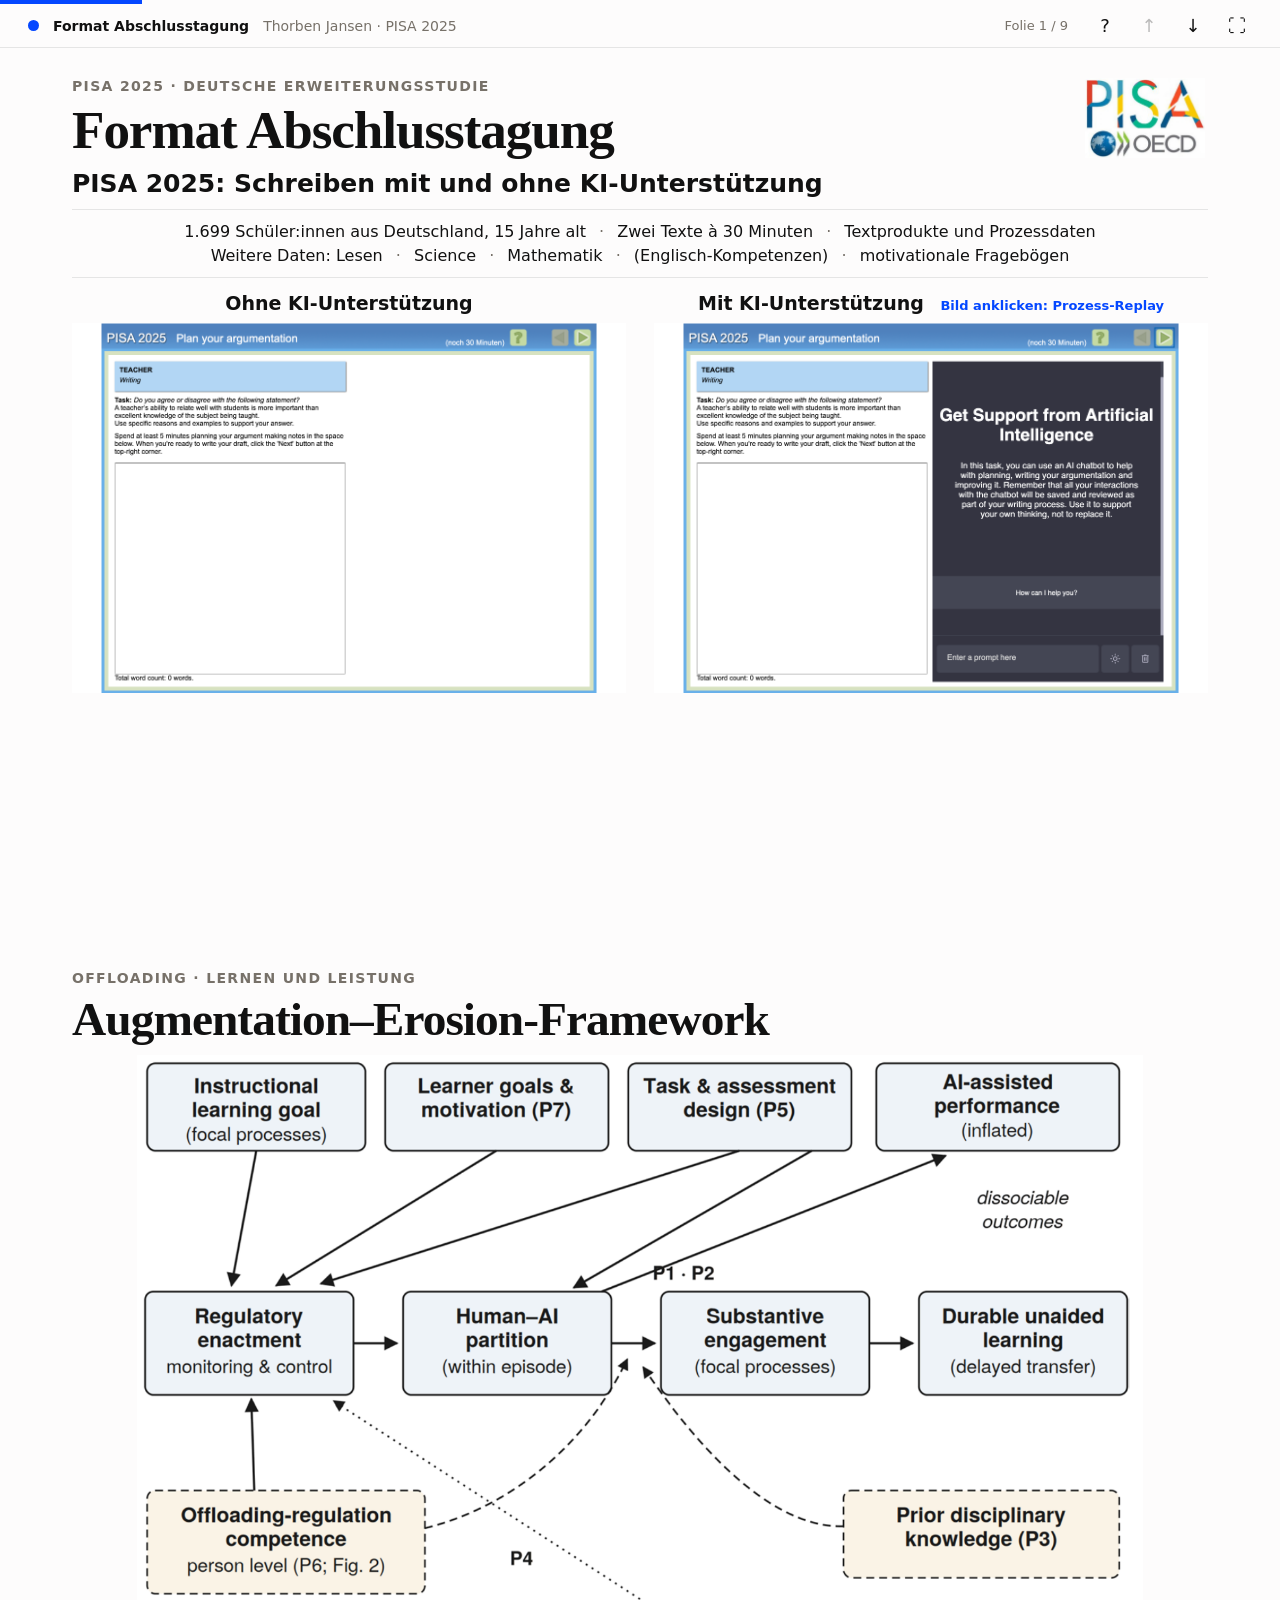
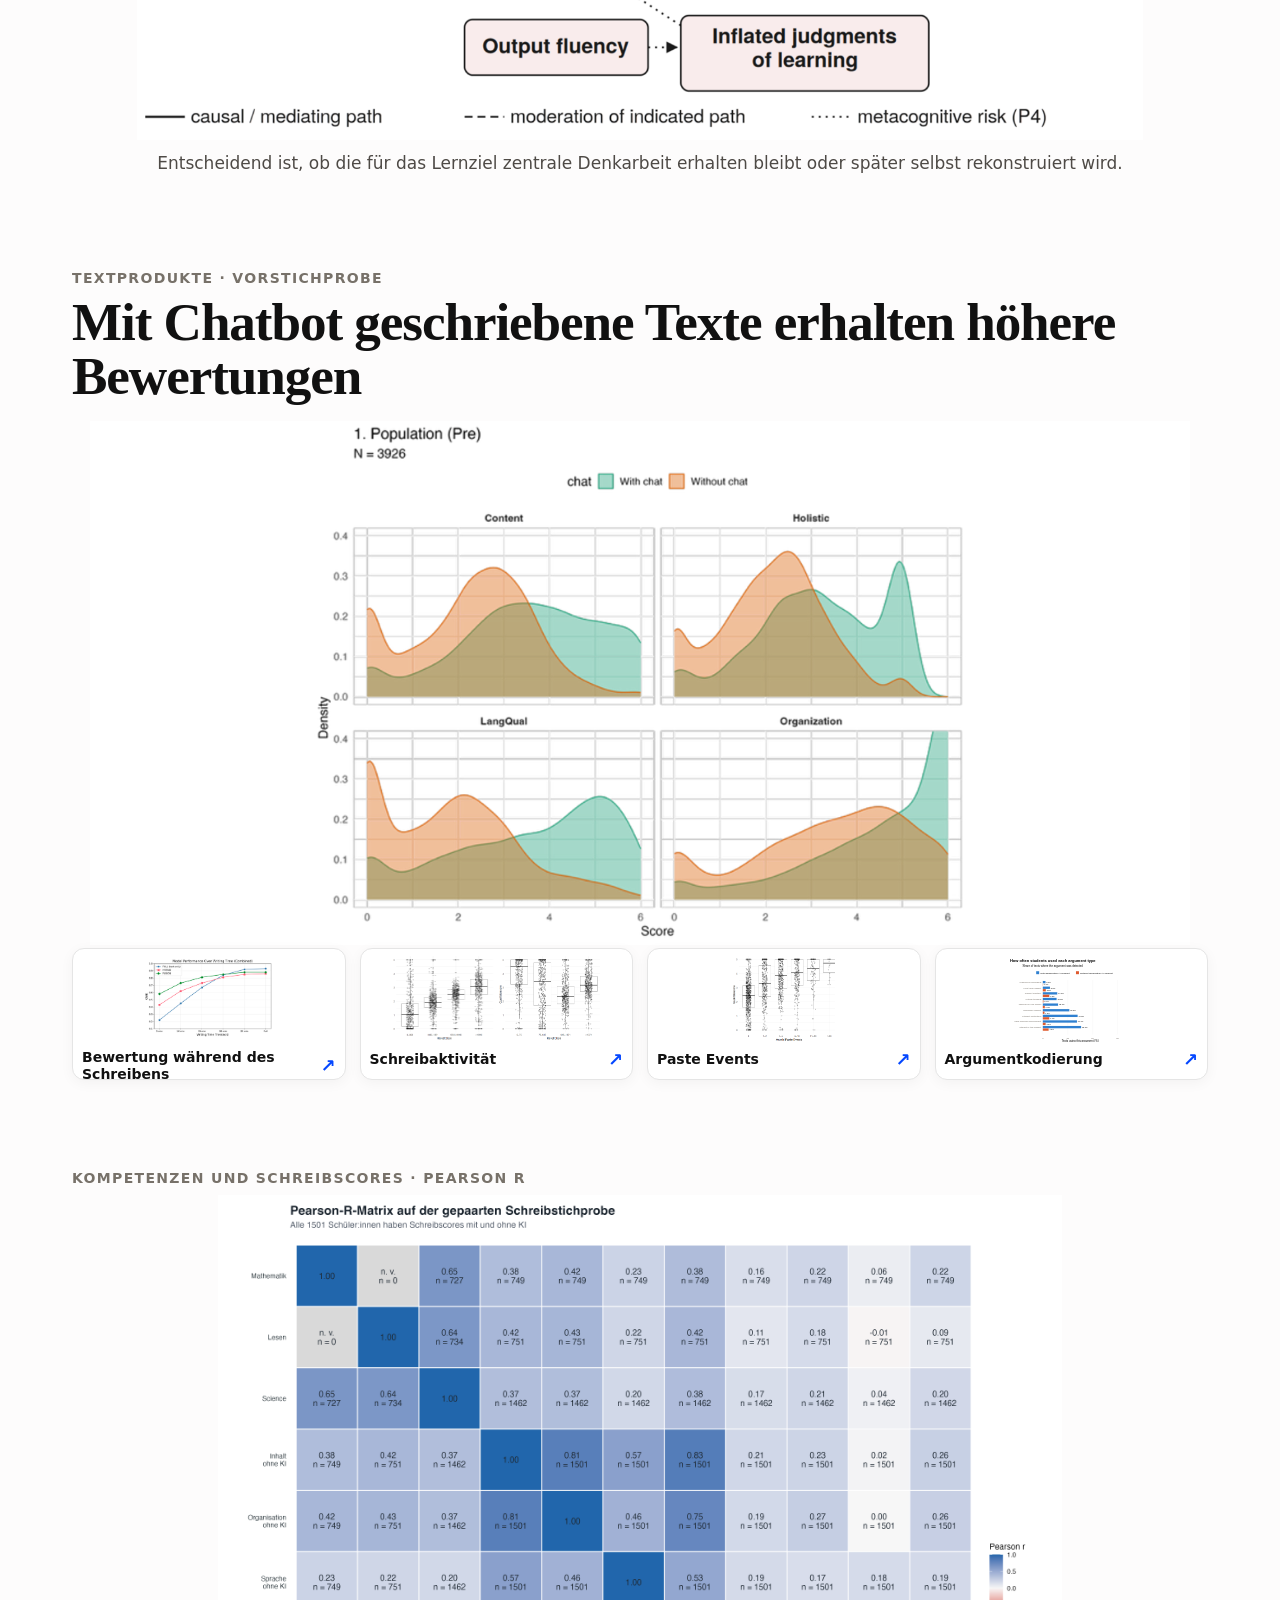
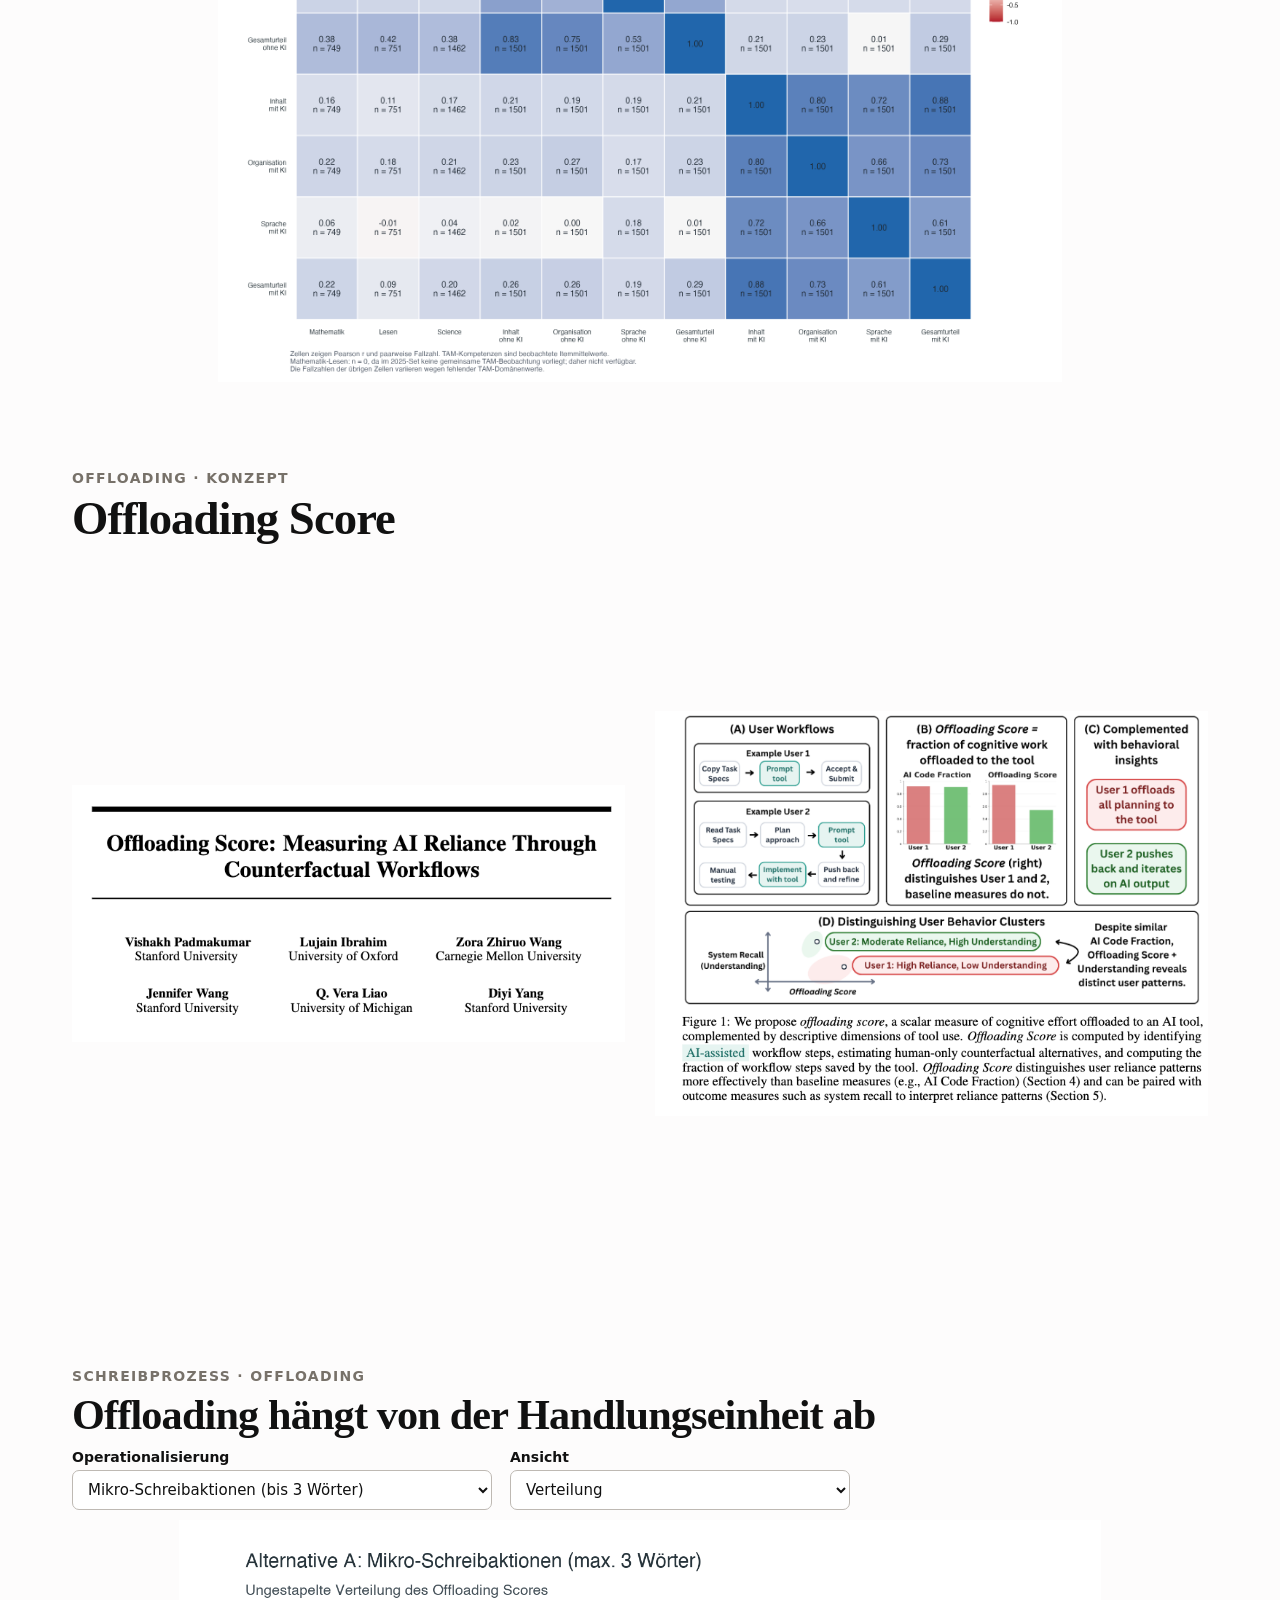
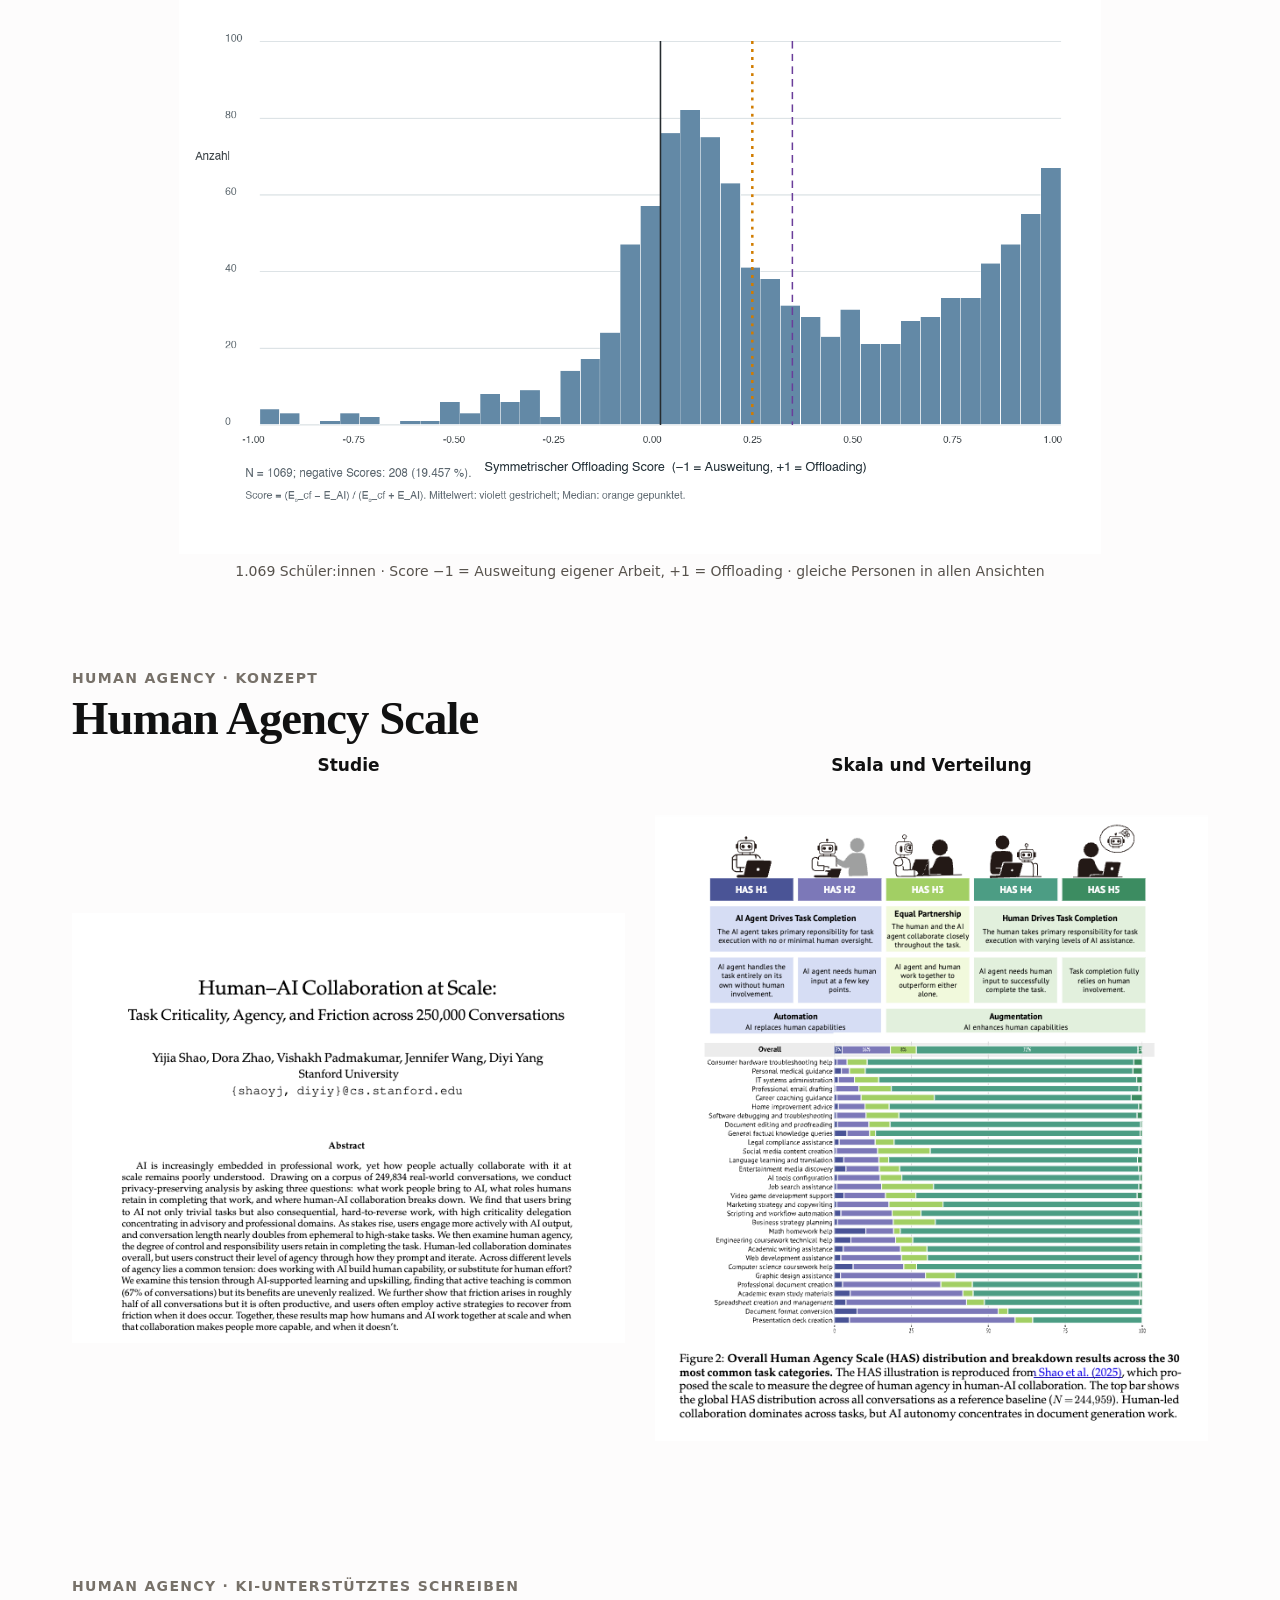
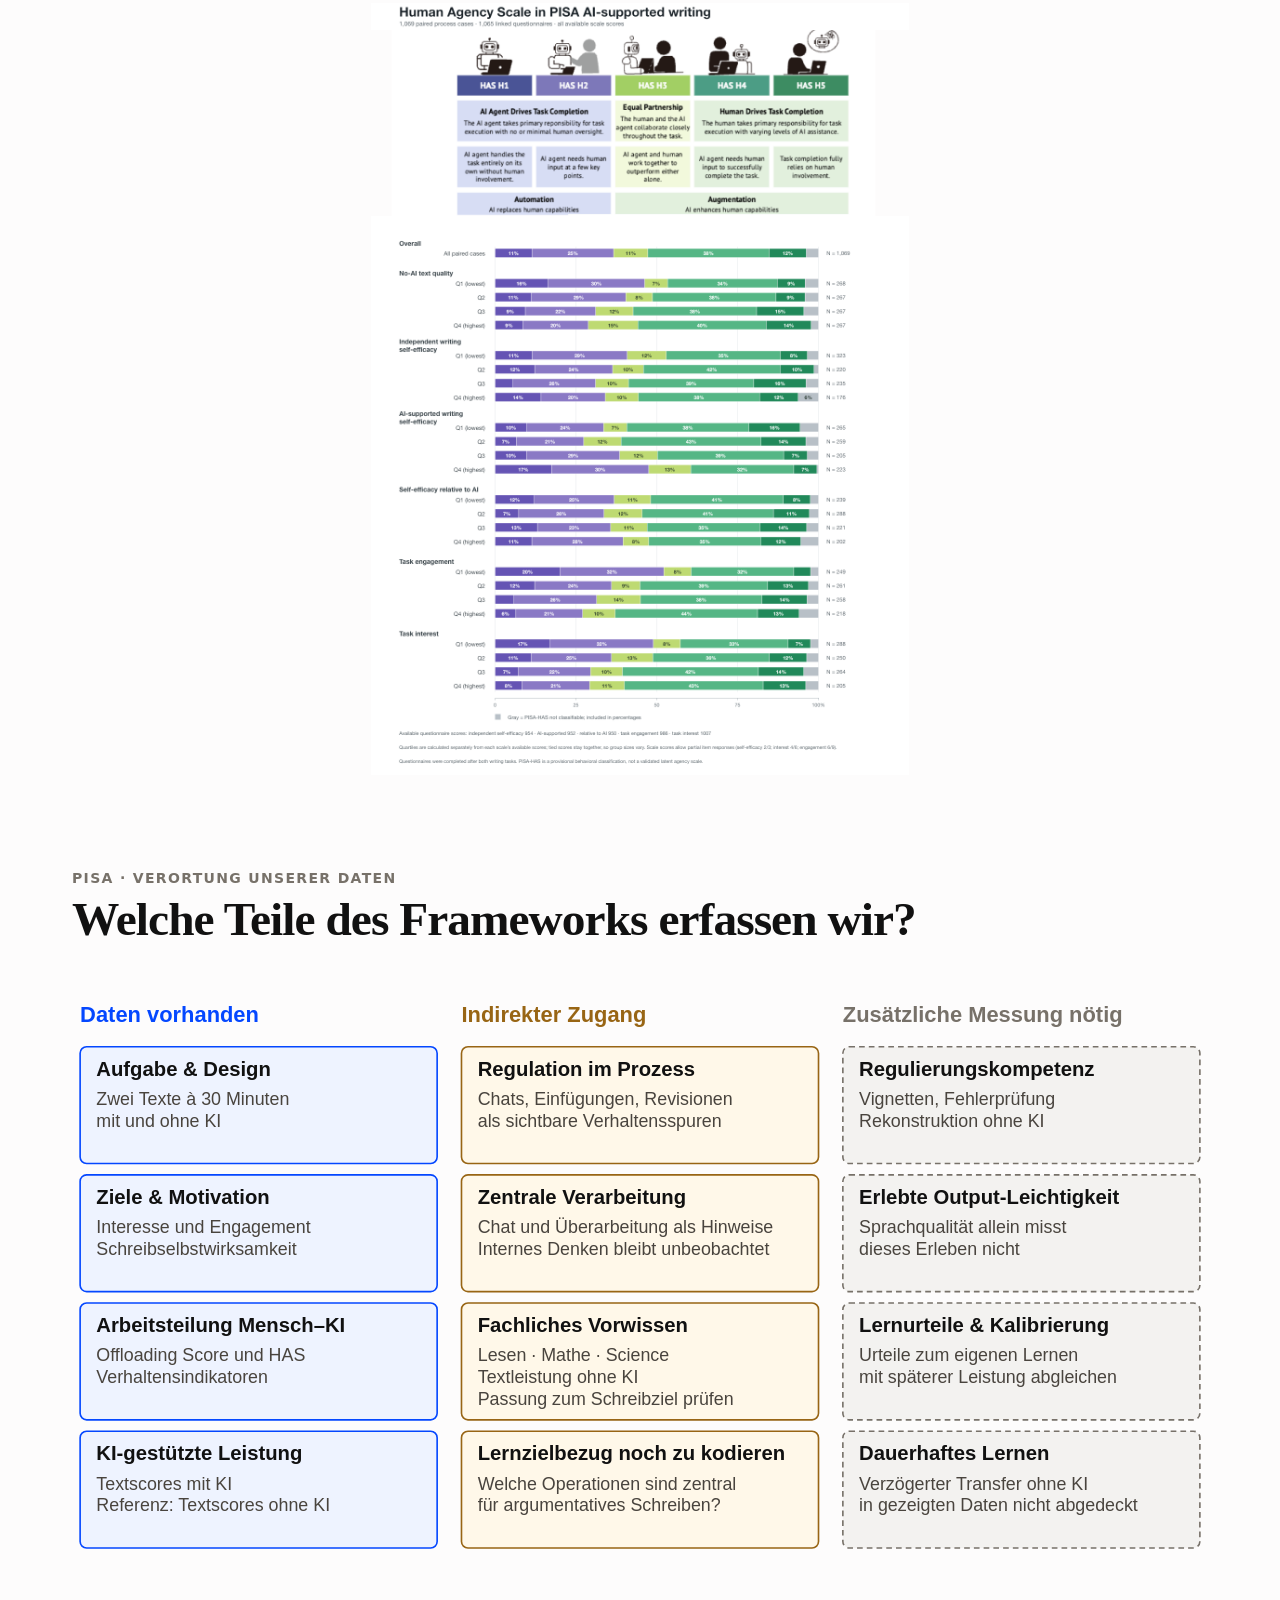
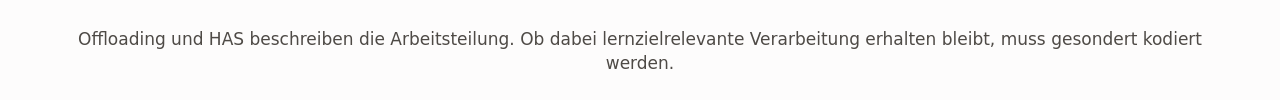
<file: index.html>
<!doctype html>
<html lang="de">
  <head>
    <meta charset="utf-8" />
    <meta name="viewport" content="width=device-width, initial-scale=1" />
    <title>Format Abschlusstagung | PISA 2025</title>
    <meta name="description" content="Format Abschlusstagung: PISA-2025-Folien aus den Forschungsvorträgen Dortmund und München." />
    <link rel="icon" type="image/svg+xml" href="data:image/svg+xml,%3Csvg xmlns='http://www.w3.org/2000/svg' viewBox='0 0 32 32'%3E%3Crect width='32' height='32' rx='7' fill='%230447ff'/%3E%3Cpath d='M8 9h16M8 16h16M8 23h11' stroke='white' stroke-width='3' stroke-linecap='round'/%3E%3C/svg%3E" />
    <link rel="stylesheet" href="style.css?v=20261004-framework" />
    <script src="script.js" defer></script>
  </head>
  <body>
    <div class="progress" aria-hidden="true"><div id="progressBar"></div></div>
    <header class="topbar">
      <div class="brand"><span class="brand-mark" aria-hidden="true"></span><span>Format Abschlusstagung</span><span class="brand-subject">Thorben Jansen · PISA 2025</span></div>
      <nav class="controls" aria-label="Foliensteuerung">
        <span id="slideBadge" aria-live="polite">Folie 1 / 9</span>
        <button type="button" data-open="hilfe-dialog" aria-label="Hilfe zur Präsentation">?</button>
        <button type="button" id="previousSlide" aria-label="Vorherige Folie">↑</button>
        <button type="button" id="nextSlide" aria-label="Nächste Folie">↓</button>
        <button type="button" id="fullscreen" aria-label="Vollbild">⛶</button>
      </nav>
    </header>

    <main>
      <section class="slide study-slide" id="studie" aria-labelledby="studie-title">
        <p class="eyebrow">PISA 2025 · deutsche Erweiterungsstudie</p>
        <img class="pisa-logo" src="assets/pisa_oecd_logo.jpeg" alt="PISA OECD" />
        <h1 id="studie-title">Format Abschlusstagung</h1>
        <p class="study-subtitle">PISA 2025: Schreiben mit und ohne KI-Unterstützung</p>
        <div class="study-facts">
          <p>1.699 Schüler:innen aus Deutschland, 15 Jahre alt <span aria-hidden="true">·</span> Zwei Texte à 30 Minuten <span aria-hidden="true">·</span> Textprodukte und Prozessdaten</p>
          <p>Weitere Daten: Lesen <span aria-hidden="true">·</span> Science <span aria-hidden="true">·</span> Mathematik <span aria-hidden="true">·</span> (Englisch-Kompetenzen) <span aria-hidden="true">·</span> motivationale Fragebögen</p>
        </div>
        <div class="task-grid">
          <figure>
            <figcaption>Ohne KI-Unterstützung</figcaption>
            <a class="figure-link" href="assets/pisa_task_without_ai_support.png" target="_blank" rel="noopener" aria-label="Aufgabe ohne KI in Originalgröße öffnen">
              <img src="assets/pisa_task_without_ai_support.png" alt="Bildschirmansicht der PISA-Schreibaufgabe ohne KI-Unterstützung" />
            </a>
          </figure>
          <figure>
            <figcaption>Mit KI-Unterstützung <small>Bild anklicken: Prozess-Replay</small></figcaption>
            <a class="figure-link" href="assets/pisa_replay_preloaded_student.html" target="_blank" rel="noopener" aria-label="Vorbefülltes PISA-Prozess-Replay öffnen">
              <img src="assets/pisa_task_with_ai_support.png" alt="Bildschirmansicht der PISA-Schreibaufgabe mit KI-Unterstützung" />
            </a>
          </figure>
        </div>
      </section>

      <section class="slide framework-slide" id="framework" aria-labelledby="framework-title">
        <p class="eyebrow">Offloading · Lernen und Leistung</p>
        <h1 id="framework-title">Augmentation–Erosion-Framework</h1>
        <a class="figure-link framework-figure" href="assets/augmentation_erosion_framework.png" target="_blank" rel="noopener" aria-label="Augmentation–Erosion-Framework in Originalgröße öffnen">
          <img src="assets/augmentation_erosion_framework.png" alt="Theoretisches Modell: Lernziele, Motivation, Aufgabendesign und Regulation bestimmen die Mensch-KI-Arbeitsteilung. Zentrale Verarbeitung führt zu dauerhaftem Lernen ohne KI; KI-gestützte Leistung ist davon unterscheidbar. Vorwissen und Regulierungskompetenz moderieren die Verarbeitung; flüssiger Output kann Lernurteile verzerren." />
        </a>
        <p class="framework-takeaway">Entscheidend ist, ob die für das Lernziel zentrale Denkarbeit erhalten bleibt oder später selbst rekonstruiert wird.</p>
      </section>

      <section class="slide distribution-slide" id="textqualitaet" aria-labelledby="textqualitaet-title">
        <p class="eyebrow">Textprodukte · Vorstichprobe</p>
        <h1 id="textqualitaet-title">Mit Chatbot geschriebene Texte erhalten höhere Bewertungen</h1>
        <div class="distribution-layout">
          <a class="figure-link distribution-figure" href="assets/chatbot_score_distribution_density_plots.png" target="_blank" rel="noopener" aria-label="Verteilungsgrafik in Originalgröße öffnen">
            <img src="assets/chatbot_score_distribution_density_plots.png" alt="Dichteplots der Bewertungen für Inhalt, holistische Qualität, Sprachqualität und Organisation, jeweils mit und ohne Chatbot-Unterstützung" />
          </a>
        </div>
        <div class="result-gallery" aria-label="Weitere PISA-Ergebnisse vergrößern">
          <button type="button" class="result-card" data-gallery="scoring" aria-label="Bewertung während des Schreibens groß öffnen">
            <span class="result-card-image"><img src="assets/automated_scoring_performance_over_time.png" alt="" /></span>
            <span class="result-card-label">Bewertung während des Schreibens <span aria-hidden="true">↗</span></span>
          </button>
          <button type="button" class="result-card" data-gallery="keystrokes" aria-label="Schreibaktivität groß öffnen">
            <span class="result-card-image result-card-pair"><img src="assets/keystrokes_quality_without_ai.png" alt="" /><img src="assets/keystrokes_quality_with_ai.png" alt="" /></span>
            <span class="result-card-label">Schreibaktivität <span aria-hidden="true">↗</span></span>
          </button>
          <button type="button" class="result-card" data-gallery="paste" aria-label="Paste Events groß öffnen">
            <span class="result-card-image"><img src="assets/paste_events_quality_with_ai.png" alt="" /></span>
            <span class="result-card-label">Paste Events <span aria-hidden="true">↗</span></span>
          </button>
          <button type="button" class="result-card" data-gallery="arguments" aria-label="Argumentkodierung groß öffnen">
            <span class="result-card-image"><img src="assets/argument_type_frequency_by_ai_condition.svg" alt="" /></span>
            <span class="result-card-label">Argumentkodierung <span aria-hidden="true">↗</span></span>
          </button>
        </div>
      </section>

      <section class="slide correlations-slide" id="korrelationen" aria-labelledby="correlations-title">
        <h1 class="visually-hidden" id="correlations-title">Korrelationen zwischen Kompetenzen und Schreibscores</h1>
        <div class="correlations-heading">
          <p class="eyebrow">Kompetenzen und Schreibscores · Pearson r</p>
        </div>
        <a class="figure-link correlations-figure" href="assets/figure_real_writing_domain_correlations_paired_sample.png" target="_blank" rel="noopener" aria-label="Korrelationsmatrix in Originalgröße öffnen">
          <img src="assets/figure_real_writing_domain_correlations_paired_sample.png" alt="Pearson-Korrelationsmatrix der gepaarten Schreibstichprobe für Mathematik, Lesen, Science und Schreibscores ohne und mit KI; die Zellen zeigen Korrelationen und paarweise Fallzahlen" />
        </a>
      </section>

      <section class="slide reference-slide" id="offloading-konzept" aria-labelledby="offloading-concept-title">
        <p class="eyebrow">Offloading · Konzept</p>
        <h1 id="offloading-concept-title">Offloading Score</h1>
        <div class="reference-grid">
          <figure>
            <a class="figure-link" href="assets/offloading_reference_paper.png" target="_blank" rel="noopener" aria-label="Studienausschnitt zum Offloading Score in Originalgröße öffnen">
              <img src="assets/offloading_reference_paper.png" alt="Titel und Autorinnen und Autoren von Offloading Score: Measuring AI Reliance Through Counterfactual Workflows" />
            </a>
          </figure>
          <figure>
            <a class="figure-link" href="assets/offloading_reference_figure.png" target="_blank" rel="noopener" aria-label="Konzeptabbildung zum Offloading Score in Originalgröße öffnen">
              <img src="assets/offloading_reference_figure.png" alt="Beispielhafte Workflows und Offloading-Score-Konzept mit zwei Nutzenden" />
            </a>
          </figure>
        </div>
      </section>

      <section class="slide offloading-slide" id="offloading" aria-labelledby="offloading-title">
        <p class="eyebrow">Schreibprozess · Offloading</p>
        <h1 id="offloading-title">Offloading hängt von der Handlungseinheit ab</h1>
        <div class="offloading-controls" aria-label="Offloading-Abbildung auswählen">
          <label class="offloading-field" for="offloading-operation">
            <span>Operationalisierung</span>
            <select id="offloading-operation">
              <option value="A">Mikro-Schreibaktionen (bis 3 Wörter)</option>
              <option value="B">Schreibblöcke (10 Wörter)</option>
              <option value="C">Schreibepisoden (5 Sekunden)</option>
              <option value="D">Satzbezogene Schreibaktionen</option>
              <option value="E">Menscheninitiierte Workflow-Handlungen</option>
            </select>
          </label>
          <label class="offloading-field" for="offloading-view">
            <span>Ansicht</span>
            <select id="offloading-view">
              <option value="distribution">Verteilung</option>
              <option value="quality_change">Nach Textqualitätsänderung</option>
              <option value="prompt_purpose">Nach dominantem Chat-Promptzweck</option>
            </select>
          </label>
        </div>
        <a id="offloading-image-link" class="figure-link offloading-figure" href="assets/A_microbursts_01_distribution.png" target="_blank" rel="noopener" aria-label="Offloading-Abbildung in Originalgröße öffnen">
          <img id="offloading-image" src="assets/A_microbursts_01_distribution.png" alt="Verteilung des symmetrischen Offloading-Scores für Mikro-Schreibaktionen" />
        </a>
        <p id="offloading-caption" class="offloading-caption" aria-live="polite">1.069 Schüler:innen · Score −1 = Ausweitung eigener Arbeit, +1 = Offloading · gleiche Personen in allen Ansichten</p>
      </section>
      <section class="slide reference-slide" id="human-agency-konzept" aria-labelledby="agency-concept-title">
        <p class="eyebrow">Human Agency · Konzept</p>
        <h1 id="agency-concept-title">Human Agency Scale</h1>
        <div class="reference-grid">
          <figure>
            <figcaption>Studie</figcaption>
            <a class="figure-link" href="assets/human_agency_reference_paper.png" target="_blank" rel="noopener" aria-label="Studienausschnitt zur Human Agency Scale in Originalgröße öffnen">
              <img src="assets/human_agency_reference_paper.png" alt="Titelseite und Abstract von Human-AI Collaboration at Scale" />
            </a>
          </figure>
          <figure>
            <figcaption>Skala und Verteilung</figcaption>
            <a class="figure-link" href="assets/human_agency_reference_figure.png" target="_blank" rel="noopener" aria-label="Abbildung zur Human Agency Scale in Originalgröße öffnen">
              <img src="assets/human_agency_reference_figure.png" alt="Human Agency Scale H1 bis H5 und Verteilung über Aufgabenarten" />
            </a>
          </figure>
        </div>
      </section>

      <section class="slide agency-slide" id="human-agency-scale" aria-labelledby="agency-title">
        <h1 class="visually-hidden" id="agency-title">Human Agency Scale in PISA AI-supported writing</h1>
        <div class="agency-heading">
          <p class="eyebrow">Human Agency · KI-unterstütztes Schreiben</p>
        </div>
        <a class="figure-link agency-figure" href="assets/PISA_HAS_reference_style_updated_values_2026-09-23.png" target="_blank" rel="noopener" aria-label="Human Agency Scale in Originalgröße öffnen">
          <img src="assets/PISA_HAS_reference_style_updated_values_2026-09-23.png" alt="Human Agency Scale H1 bis H5 mit Verteilungen nach Textqualität ohne KI, Schreibselbstwirksamkeit, Aufgabenengagement und Aufgabeninteresse in der gepaarten PISA-Schreibstichprobe" />
        </a>
      </section>

      <section class="slide framework-slide framework-mapping-slide" id="framework-pisa" aria-labelledby="framework-pisa-title">
        <p class="eyebrow">PISA · Verortung unserer Daten</p>
        <h1 id="framework-pisa-title">Welche Teile des Frameworks erfassen wir?</h1>
        <a class="figure-link framework-figure" href="assets/pisa_framework_data_mapping.svg?v=20261004-final" target="_blank" rel="noopener" aria-label="Zuordnung der PISA-Daten zum Framework in Originalgröße öffnen">
          <img src="assets/pisa_framework_data_mapping.svg?v=20261004-final" alt="Datenzuordnung zum Framework. Vorhanden: motivationale Fragebögen, Aufgabendesign, Offloading Score, Human Agency Scale und KI-gestützte Textleistung. Indirekter Zugang: Prozessregulation, zentrale Verarbeitung und fachliches Vorwissen. Zusätzliche Messungen nötig: Regulierungskompetenz, erlebte Output-Flüssigkeit, Lernurteile und verzögerter Transfer ohne KI. Die Übersicht ordnet Daten zu Konstrukten zu und prüft keine Kausalpfade." />
        </a>
        <p class="framework-takeaway">Offloading und HAS beschreiben die Arbeitsteilung. Ob dabei lernzielrelevante Verarbeitung erhalten bleibt, muss gesondert kodiert werden.</p>
      </section>

    </main>

    <dialog id="hilfe-dialog" class="detail-dialog help-dialog" aria-labelledby="hilfe-title">
      <button type="button" class="dialog-close" data-close>Schließen</button>
      <h2 id="hilfe-title">Präsentation steuern</h2>
      <p>Mit den Pfeiltasten, Bild-auf/ab, Leertaste oder den Schaltflächen oben zwischen den neun Folien wechseln.</p>
      <p>Die KI-Aufgabe öffnet das vorbefüllte Prozess-Replay. Auf der Folie zur Textqualität öffnen sich die Bewertungs- und Ergebnisbilder groß. Auf der Offloading-Folie wählen Sie Handlungseinheit und Ansicht unabhängig voneinander.</p>
    </dialog>
    <dialog id="gallery-dialog" class="detail-dialog gallery-dialog" aria-labelledby="gallery-title">
      <button type="button" class="dialog-close" data-close>Schließen</button>
      <p class="eyebrow">PISA-Ergebnisansicht</p>
      <h2 id="gallery-title"></h2>
      <div id="gallery-images" class="gallery-images"></div>
      <p id="gallery-description" class="gallery-description"></p>
    </dialog>
  </body>
</html>
</file>
<file: style.css>
:root {
  --paper: #fdfcfc;
  --ink: #111111;
  --muted: #777169;
  --line: #e5e5e5;
  --blue: #0447ff;
  --display: "Cormorant Garamond", Georgia, "Times New Roman", serif;
  --ui: Inter, ui-sans-serif, system-ui, -apple-system, BlinkMacSystemFont, "Segoe UI", sans-serif;
}

* { box-sizing: border-box; }
html { scroll-behavior: smooth; scroll-snap-type: y mandatory; }
body { margin: 0; min-width: 0; background: var(--paper); color: var(--ink); font-family: var(--ui); }
button { font: inherit; }
img { display: block; max-width: 100%; }

.progress { position: fixed; inset: 0 0 auto; z-index: 30; height: 4px; }
#progressBar { height: 100%; width: 0; background: var(--blue); transition: width .2s ease; }
.topbar { position: fixed; inset: 4px 0 auto; z-index: 20; height: 44px; padding: 0 28px; display: flex; align-items: center; justify-content: space-between; border-bottom: 1px solid var(--line); background: rgba(253,252,252,.94); backdrop-filter: blur(10px); }
.brand, .controls { display: flex; align-items: center; gap: 14px; }
.brand { font-size: 14px; font-weight: 650; }
.brand-subject { color: var(--muted); font-weight: 500; }
.brand-mark { width: 11px; height: 11px; border-radius: 50%; background: var(--blue); }
.controls { font-size: 13px; }
.controls button { border: 0; background: transparent; color: var(--ink); cursor: pointer; width: 30px; height: 30px; font-size: 18px; }
.controls button:hover { background: #f0eeec; }
.controls button:disabled { opacity: .28; cursor: default; }
#slideBadge { margin-right: 8px; color: var(--muted); }

.slide { position: relative; height: 100vh; min-height: 720px; scroll-snap-align: start; padding: 78px 72px 43px; display: flex; flex-direction: column; overflow: hidden; }
.visually-hidden { position: absolute; width: 1px; height: 1px; padding: 0; margin: -1px; overflow: hidden; clip: rect(0, 0, 0, 0); white-space: nowrap; border: 0; }
.eyebrow { margin: 0 0 9px; font-size: 14px; font-weight: 750; letter-spacing: .095em; text-transform: uppercase; color: var(--muted); }
h1 { margin: 0 0 18px; max-width: 1100px; font-family: var(--display); font-size: clamp(45px, 4.15vw, 66px); font-weight: 700; line-height: 1.02; letter-spacing: -.02em; }
.slide-note { color: #4e4a46; font-size: 16px; line-height: 1.4; }
.figure-link { display: block; color: inherit; cursor: zoom-in; }
.figure-link img { width: 100%; height: 100%; object-fit: contain; }
.figure-link:focus-visible, .controls button:focus-visible { outline: 3px solid var(--blue); outline-offset: 3px; }
.asset-link:focus-visible, .return-link:focus-visible, .result-card:focus-visible { outline: 3px solid var(--blue); outline-offset: 3px; }

.study-slide .pisa-logo { position: absolute; right: 75px; top: 78px; width: 120px; height: auto; object-fit: contain; }
.study-slide h1 { max-width: 970px; }
.study-subtitle { margin: -6px 0 10px; font-size: 25px; font-weight: 550; line-height: 1.2; }
.task-grid { flex: 1; min-height: 0; display: grid; grid-template-columns: 1fr 1fr; gap: 28px; margin-top: 5px; }
.task-grid figure { min-height: 0; margin: 0; display: flex; flex-direction: column; align-items: center; }
.task-grid figcaption, .paired-figures figcaption { margin-bottom: 9px; font-size: 19px; font-weight: 700; }
.task-grid figcaption small { margin-left: 10px; color: var(--blue); font-size: 13px; font-weight: 600; }
.task-grid .figure-link { flex: 1; min-height: 0; width: 100%; max-height: 370px; }
.task-grid img { min-height: 0; height: 100%; width: 100%; object-fit: contain; background: #fff; }
.study-facts { margin: 0 0 9px; padding: 9px 0; border-top: 1px solid var(--line); border-bottom: 1px solid var(--line); font-size: 16px; line-height: 1.35; text-align: center; }
.study-facts p { margin: 2px 0; }
.study-facts span { margin: 0 8px; color: var(--muted); }

.distribution-layout, .paste-layout, .argument-layout { flex: 1; min-height: 0; display: grid; grid-template-columns: minmax(0, 1.75fr) minmax(250px, .7fr); align-items: center; gap: 30px; }
.distribution-slide { padding-top: 70px; padding-bottom: 20px; }
.distribution-slide .distribution-layout { flex: 1 1 0; display: flex; justify-content: center; gap: 0; }
.distribution-figure, .paste-figure, .argument-figure { min-height: 0; height: 100%; max-height: 545px; }
.distribution-slide .distribution-figure { width: min(1100px, 100%); max-height: none; }
.distribution-figure img { background: #fff; }
.finding-text { font-size: 20px; line-height: 1.4; }
.finding-text p { margin: 0 0 22px; }
.finding-text strong { font-weight: 800; }
.finding-text .interpretation { margin-bottom: 0; font-size: 17px; color: #57524c; }
.distribution-slide .finding-text { font-size: 19px; }
.figure-hint { margin-top: 17px !important; color: var(--blue); font-size: 15px; font-weight: 650; }
.asset-link, .return-link { width: fit-content; color: var(--blue); text-decoration: underline; text-underline-offset: 3px; }
.asset-link { display: inline-block; font-size: 14px; }
.return-link { display: inline-block; margin: 8px 0 0; font-size: 14px; }
.result-gallery { display: grid; grid-template-columns: repeat(4, minmax(0, 1fr)); gap: 14px; margin-top: 8px; }
.result-card { min-width: 0; height: 177px; padding: 9px 11px 11px; border: 1px solid var(--line); border-radius: 12px; background: #fff; color: var(--ink); cursor: zoom-in; text-align: left; box-shadow: 0 3px 14px rgba(0,0,0,.045); transition: border-color .15s, transform .15s, box-shadow .15s; }
.result-card:hover { border-color: var(--blue); transform: translateY(-3px); box-shadow: 0 8px 22px rgba(0,0,0,.09); }
.result-card-image { display: flex; align-items: center; justify-content: center; height: 123px; overflow: hidden; }
.result-card-image img { max-width: 100%; max-height: 100%; object-fit: contain; }
.result-card-pair { gap: 4px; }
.result-card-pair img { max-width: calc(50% - 2px); }
.result-card-label { display: flex; align-items: center; justify-content: space-between; gap: 5px; margin-top: 7px; font-size: 14px; font-weight: 700; line-height: 1.2; }
.result-card-label span { color: var(--blue); font-size: 18px; }
.distribution-slide .result-gallery { margin-top: 3px; }
.distribution-slide .result-card { height: 132px; padding: 7px 9px 9px; }
.distribution-slide .result-card-image { height: 86px; }

.scoring-slide h1 { margin-bottom: 4px; }
.single-figure-layout { flex: 1; min-height: 0; display: flex; flex-direction: column; align-items: center; justify-content: center; gap: 8px; }
.scoring-figure { width: min(950px, 92%); height: min(465px, 62vh); }
.single-figure-layout p { max-width: 930px; margin: 0; font-size: 17px; line-height: 1.35; text-align: center; }

.paired-figures { flex: 1; min-height: 0; display: grid; grid-template-columns: 1fr 1fr; gap: 34px; justify-content: center; }
.paired-figures figure { min-height: 0; margin: 0; display: flex; flex-direction: column; align-items: center; }
.paired-figures .figure-link { flex: 1; min-height: 0; max-height: 440px; width: 100%; }
.keystrokes-slide .slide-note { margin: 8px 0 0; text-align: center; }

.paste-layout { grid-template-columns: minmax(0, 1.3fr) minmax(280px, .8fr); }
.paste-figure { max-height: 490px; }
.statistic { font-size: 46px; font-weight: 760; line-height: 1.08; }
.statistic span { display: block; font-size: 25px; font-weight: 600; color: var(--muted); }
.argument-slide h1 { max-width: none; margin-bottom: 10px; font-size: clamp(45px, 3.5vw, 58px); }
.argument-slide .argument-layout { display: flex; justify-content: center; gap: 0; }
.argument-slide .argument-figure { width: min(1180px, 100%); max-height: none; }
.dialog-trigger { width: 100%; padding: 0; border: 0; background: transparent; text-align: left; }
.agency-slide { padding-bottom: 25px; }
.agency-heading { display: flex; align-items: baseline; justify-content: space-between; gap: 16px; }
.agency-heading .figure-hint { margin: 0 !important; }
.agency-figure { flex: 1; min-height: 0; display: flex; align-items: center; justify-content: center; }
.agency-figure img { width: auto; height: 100%; max-width: 100%; max-height: 100%; object-fit: contain; }

.reference-slide { padding-top: 70px; padding-bottom: 28px; }
.reference-slide h1 { margin-bottom: 12px; font-size: clamp(44px, 3.65vw, 60px); }
.reference-grid { flex: 1; min-height: 0; display: grid; grid-template-columns: 1fr 1fr; gap: 30px; }
.reference-grid figure { min-height: 0; margin: 0; display: flex; flex-direction: column; align-items: center; }
.reference-grid figcaption { margin-bottom: 10px; font-size: 17px; font-weight: 700; }
.reference-grid .figure-link { flex: 1; min-height: 0; width: 100%; display: flex; align-items: center; justify-content: center; }
.reference-grid img { width: auto; height: auto; max-width: 100%; max-height: 100%; object-fit: contain; background: #fff; }

.correlations-slide { padding-top: 70px; padding-bottom: 18px; }
.correlations-heading { display: flex; align-items: baseline; justify-content: space-between; gap: 16px; }
.correlations-figure { flex: 1; min-height: 0; display: flex; align-items: center; justify-content: center; }
.correlations-figure img { width: auto; height: 100%; max-width: 100%; max-height: 100%; object-fit: contain; }

.offloading-slide { padding-top: 68px; padding-bottom: 20px; }
.offloading-slide h1 { max-width: none; margin-bottom: 13px; font-size: clamp(42px, 3.3vw, 56px); }
.offloading-controls { display: flex; align-items: end; gap: 18px; margin-bottom: 10px; }
.offloading-field { display: grid; gap: 5px; min-width: 0; font-size: 14px; font-weight: 700; }
.offloading-field:first-child { width: min(420px, 38%); }
.offloading-field:nth-child(2) { width: min(340px, 30%); }
.offloading-field select { width: 100%; height: 40px; padding: 0 36px 0 11px; border: 1px solid #beb9b3; border-radius: 7px; background: #fff; color: var(--ink); font: 500 15px var(--ui); cursor: pointer; }
.offloading-field select:focus-visible { outline: 3px solid var(--blue); outline-offset: 2px; }
.offloading-figure { flex: 1; min-height: 0; display: flex; align-items: center; justify-content: center; }
.offloading-figure img { width: auto; height: 100%; max-width: 100%; max-height: 100%; object-fit: contain; background: #fff; }
.offloading-caption { margin: 8px 0 0; color: #57524c; font-size: 14px; line-height: 1.3; text-align: center; }

.detail-dialog { width: min(850px, calc(100vw - 100px)); max-width: none; border: 1px solid var(--line); padding: 38px 44px 42px; background: var(--paper); color: var(--ink); box-shadow: 0 12px 45px rgba(0,0,0,.14); }
.detail-dialog::backdrop { background: rgba(0,0,0,.48); }
.detail-dialog h2 { margin: 0 0 22px; font-family: var(--display); font-size: 45px; line-height: 1.05; }
.detail-dialog h3 { margin: 0 0 10px; font-size: 21px; }
.detail-dialog p { font-size: 17px; line-height: 1.5; }
.detail-columns { display: grid; grid-template-columns: 1fr 1fr; gap: 35px; }
.dialog-close { float: right; padding: 7px 0; border: 0; border-bottom: 1px solid var(--ink); background: none; cursor: pointer; }
.help-dialog { width: min(680px, calc(100vw - 100px)); }
.gallery-dialog { width: min(1300px, calc(100vw - 80px)); max-height: calc(100vh - 48px); overflow: auto; }
.gallery-dialog h2 { font-size: clamp(32px, 3.2vw, 48px); }
.gallery-images { display: flex; align-items: center; justify-content: center; gap: 18px; }
.gallery-images figure { flex: 1; min-width: 0; margin: 0; text-align: center; }
.gallery-images img { width: 100%; max-height: min(62vh, 590px); object-fit: contain; }
.gallery-images figcaption { margin-top: 8px; font-size: 16px; font-weight: 650; }
.gallery-description { margin-bottom: 0; color: #57524c; }

.focus-mode .topbar { transform: translateY(-100%); transition: transform .2s ease; }
.focus-mode .topbar:hover, .focus-mode .topbar:focus-within { transform: translateY(0); }

@media (max-height: 760px) {
  .slide { padding-top: 69px; padding-bottom: 30px; }
  h1 { font-size: 49px; margin-bottom: 12px; }
  .study-slide .pisa-logo { top: 69px; }
  .study-subtitle { font-size: 22px; margin-bottom: 3px; }
  .task-grid .figure-link { max-height: 330px; }
  .study-facts { font-size: 14px; padding: 6px 0; }
  .finding-text { font-size: 18px; }
  .finding-text p { margin-bottom: 15px; }
  .finding-text .interpretation { font-size: 16px; }
  .distribution-slide .finding-text { font-size: 16px; }
  .distribution-slide .finding-text p { margin-bottom: 10px; }
  .figure-hint { margin-top: 10px !important; }
  .result-gallery { gap: 9px; }
  .result-card { height: 151px; padding: 7px; }
  .result-card-image { height: 101px; }
  .result-card-label { font-size: 12px; }
  .distribution-slide .result-card { height: 105px; padding: 5px 7px 7px; }
  .distribution-slide .result-card-image { height: 62px; }
  .distribution-slide { padding-top: 66px; padding-bottom: 14px; }
  .agency-heading .figure-hint { font-size: 13px; }
  .reference-slide h1 { font-size: 46px; }
  .reference-grid figcaption { font-size: 15px; }
  .offloading-slide h1 { font-size: 43px; }
  .offloading-field select { height: 36px; font-size: 14px; }
  .offloading-controls { margin-bottom: 6px; }
  .offloading-caption { font-size: 12px; }
}

@media (max-width: 900px) {
  html { scroll-snap-type: none; }
  body { min-width: 0; }
  .topbar { position: sticky; inset: 4px 0 auto; height: auto; min-height: 44px; padding: 7px 14px; flex-wrap: wrap; gap: 5px 12px; }
  .brand { font-size: 13px; }
  .brand-subject { display: none; }
  .controls { flex-wrap: wrap; gap: 5px; }
  .slide { height: auto; min-height: 0; padding: 28px 18px 42px; overflow: visible; }
  .slide h1 { font-size: clamp(36px, 9vw, 54px); line-height: 1.06; }
  .study-slide .pisa-logo { position: static; width: 90px; margin: 0 0 16px auto; }
  .study-subtitle { font-size: 21px; }
  .task-grid, .distribution-layout, .paste-layout, .argument-layout, .paired-figures { display: block; }
  .distribution-slide .distribution-layout, .argument-slide .argument-layout { display: block; }
  .task-grid figure, .paired-figures figure { display: block; margin: 22px 0; }
  .task-grid .figure-link, .paired-figures .figure-link, .distribution-figure, .paste-figure, .argument-figure, .scoring-figure { width: 100%; height: auto; max-height: none; }
  .figure-link img, .task-grid img { width: 100%; height: auto; max-height: none; }
  .study-facts { font-size: 14px; text-align: left; }
  .finding-text { margin-top: 20px; font-size: 18px; }
  .single-figure-layout { display: block; }
  .single-figure-layout p { font-size: 16px; }
  .result-gallery { grid-template-columns: repeat(2, minmax(0, 1fr)); margin-top: 24px; }
  .result-card { height: 165px; }
  .result-card-image { height: 116px; }
  .distribution-slide .result-card { height: 155px; }
  .distribution-slide .result-card-image { height: 106px; }
  .detail-dialog, .help-dialog { width: calc(100vw - 24px); padding: 24px; }
  .detail-columns { display: block; }
  .gallery-dialog { width: calc(100vw - 24px); }
  .gallery-images { display: block; }
  .gallery-images figure + figure { margin-top: 20px; }
  .agency-heading { display: block; }
  .agency-figure img { width: 100%; height: auto; max-height: none; }
  .reference-grid { display: block; }
  .reference-grid figure { margin-top: 24px; }
  .reference-grid img { width: 100%; height: auto; max-height: none; }
  .correlations-heading { display: block; }
  .correlations-figure img { width: 100%; height: auto; max-height: none; }
  .offloading-slide h1 { font-size: clamp(35px, 8vw, 50px); }
  .offloading-controls { display: grid; gap: 12px; }
  .offloading-field:first-child, .offloading-field:nth-child(2) { width: 100%; }
  .offloading-figure img { width: 100%; height: auto; max-height: none; }
  .offloading-caption { font-size: 13px; text-align: left; }
}

@media print {
  html { scroll-snap-type: none; }
  .progress, .topbar { display: none; }
  .slide { height: 100vh; min-height: 0; page-break-after: always; padding-top: 34px; }
}

/* Framework and source-grounded placement of the PISA measures. */
.framework-slide { padding-top: 70px; padding-bottom: 24px; }
.framework-slide h1 { font-size: clamp(40px, 3.7vw, 58px); max-width: none; margin-bottom: 12px; }
.framework-figure { flex: 1; min-height: 0; display: flex; align-items: center; justify-content: center; }
.framework-figure img { width: auto; height: 100%; max-width: 100%; max-height: 100%; object-fit: contain; }
.framework-takeaway { margin: 12px 0 0; font-size: 17px; line-height: 1.4; text-align: center; color: #4e4a46; }
.framework-mapping-slide .framework-figure img { width: 100%; }
@media (max-width: 900px) {
  .framework-slide { padding: 28px 18px 42px; }
  .framework-figure img { width: 100%; height: auto; max-height: none; }
  .framework-takeaway { font-size: 16px; text-align: left; }
}
</file>
